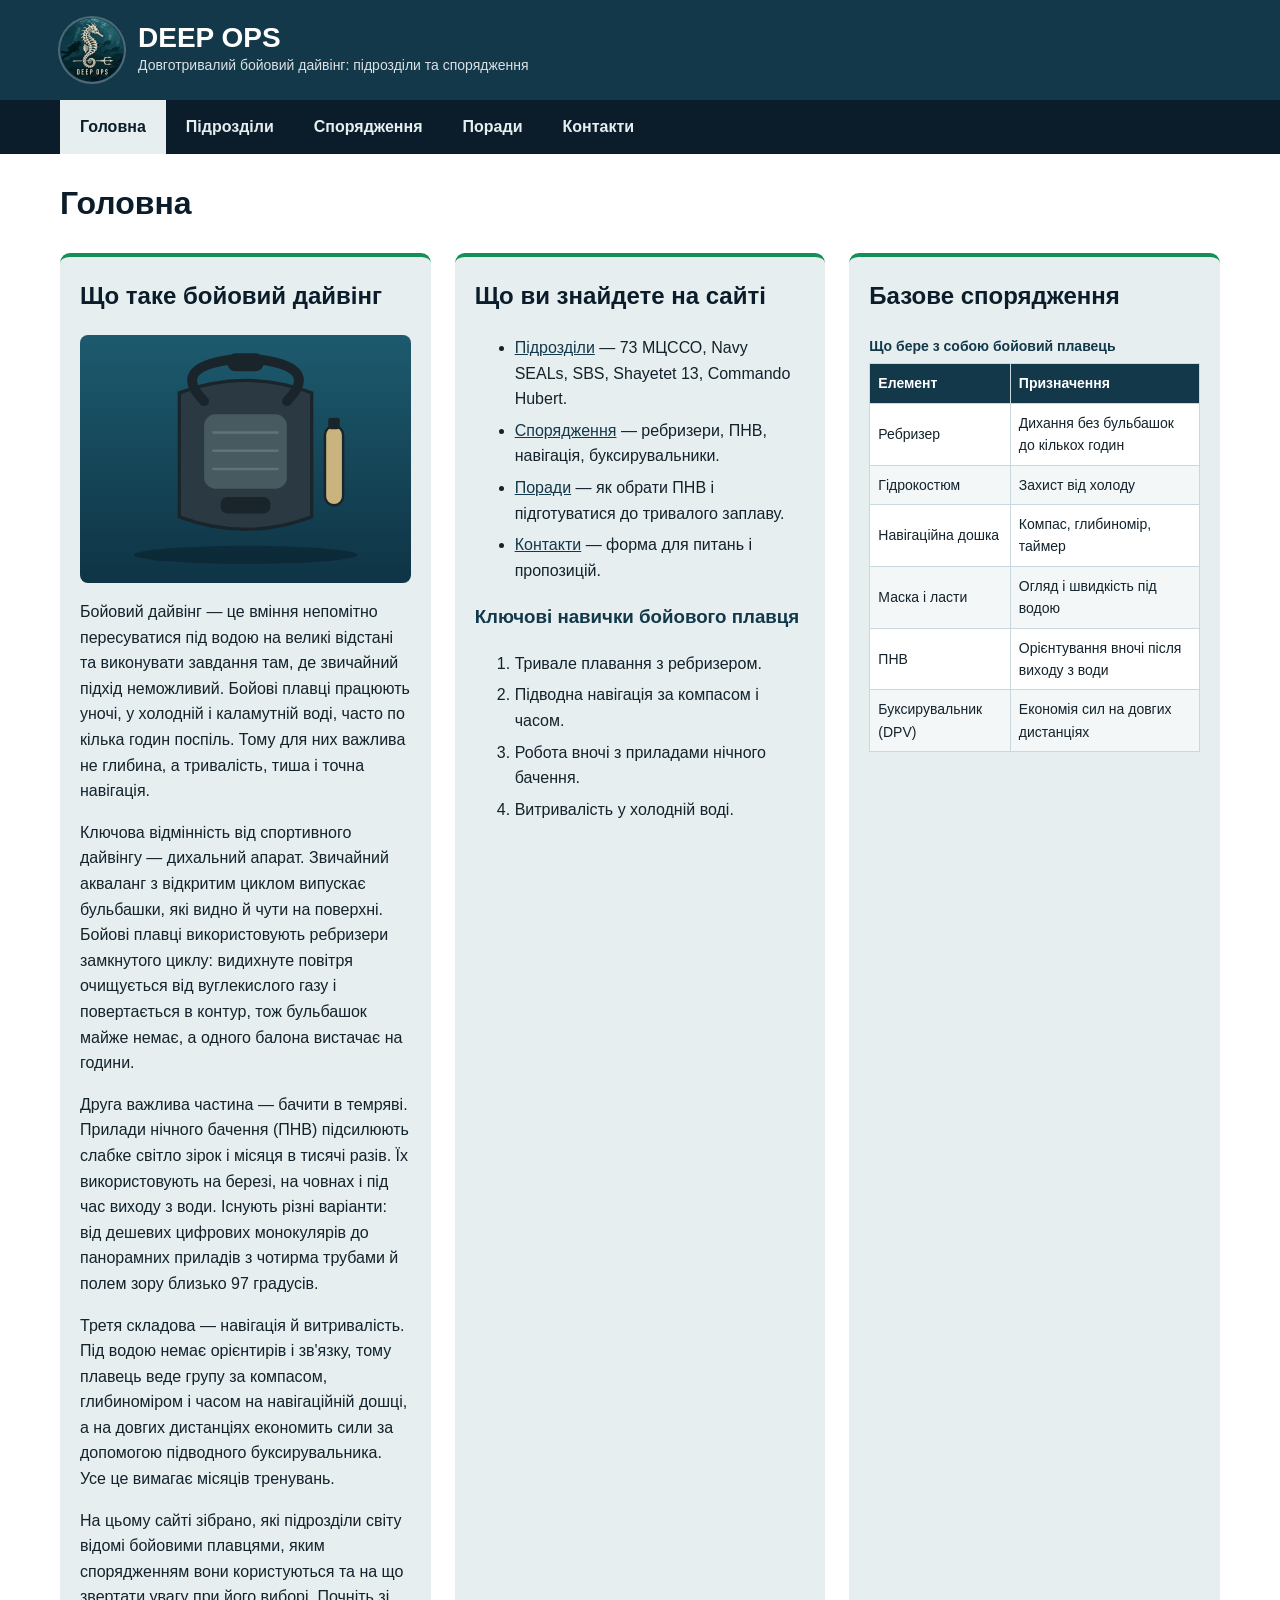
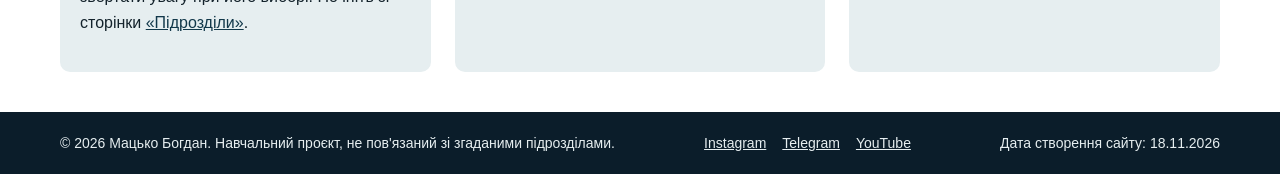
<file: index.html>
<!DOCTYPE html>
<html lang="uk">
<head>
  <meta charset="UTF-8">
  <meta name="viewport" content="width=device-width, initial-scale=1">
  <meta name="description" content="DEEP OPS — довготривалий бойовий дайвінг: підрозділи та спорядження">
  <meta name="author" content="Мацько Богдан Володимирович">
  <title>Головна | DEEP OPS</title>
  <!-- Підключення єдиного зовнішнього файлу стилів -->
  <link rel="stylesheet" href="css/styles.css">
  <link rel="icon" href="images/favicon.png" type="image/png">
</head>
<body>

  <!-- Початок шапки -->
  <header class="site-header">
    <div class="container header-inner">
      <a href="index.html" class="logo">
        <img src="images/emblem.png" alt="Емблема DEEP OPS: морський коник із тризубом" width="64" height="64" class="emblem">
        <span class="logo-text">
          <span class="site-name">DEEP OPS</span>
          <span class="slogan">Довготривалий бойовий дайвінг: підрозділи та спорядження</span>
        </span>
      </a>
    </div>
  </header>
  <!-- Кінець шапки -->

  <!-- Початок навігації -->
  <nav class="site-nav" aria-label="Головне меню">
    <div class="container">
      <ul>
        <li><a href="index.html" class="active" aria-current="page">Головна</a></li>
        <li><a href="units.html">Підрозділи</a></li>
        <li><a href="gallery.html">Спорядження</a></li>
        <li><a href="tips.html">Поради</a></li>
        <li><a href="contacts.html">Контакти</a></li>
      </ul>
    </div>
  </nav>
  <!-- Кінець навігації -->

  <!-- Початок основного контенту: три блоки -->
  <main class="container content">
    <h1 class="page-title">Головна</h1>

    <!-- Блок 1: вступна інформація -->
    <section class="block">
      <h2>Що таке бойовий дайвінг</h2>
      <img src="images/rebreather.svg" alt="Кисневий ребризер замкнутого циклу" width="400" height="300">
      <p>Бойовий дайвінг — це вміння непомітно пересуватися під водою на великі відстані та виконувати завдання там, де звичайний підхід неможливий. Бойові плавці працюють уночі, у холодній і каламутній воді, часто по кілька годин поспіль. Тому для них важлива не глибина, а тривалість, тиша і точна навігація.</p>
      <p>Ключова відмінність від спортивного дайвінгу — дихальний апарат. Звичайний акваланг з відкритим циклом випускає бульбашки, які видно й чути на поверхні. Бойові плавці використовують ребризери замкнутого циклу: видихнуте повітря очищується від вуглекислого газу і повертається в контур, тож бульбашок майже немає, а одного балона вистачає на години.</p>
      <p>Друга важлива частина — бачити в темряві. Прилади нічного бачення (ПНВ) підсилюють слабке світло зірок і місяця в тисячі разів. Їх використовують на березі, на човнах і під час виходу з води. Існують різні варіанти: від дешевих цифрових монокулярів до панорамних приладів з чотирма трубами й полем зору близько 97 градусів.</p>
      <p>Третя складова — навігація й витривалість. Під водою немає орієнтирів і зв'язку, тому плавець веде групу за компасом, глибиноміром і часом на навігаційній дошці, а на довгих дистанціях економить сили за допомогою підводного буксирувальника. Усе це вимагає місяців тренувань.</p>
      <p>На цьому сайті зібрано, які підрозділи світу відомі бойовими плавцями, яким спорядженням вони користуються та на що звертати увагу при його виборі. Почніть зі сторінки <a href="units.html">«Підрозділи»</a>.</p>
    </section>

    <!-- Блок 2: деталі та приклади -->
    <section class="block">
      <h2>Що ви знайдете на сайті</h2>
      <ul>
        <li><a href="units.html">Підрозділи</a> — 73 МЦССО, Navy SEALs, SBS, Shayetet 13, Commando Hubert.</li>
        <li><a href="gallery.html">Спорядження</a> — ребризери, ПНВ, навігація, буксирувальники.</li>
        <li><a href="tips.html">Поради</a> — як обрати ПНВ і підготуватися до тривалого заплаву.</li>
        <li><a href="contacts.html">Контакти</a> — форма для питань і пропозицій.</li>
      </ul>
      <h3>Ключові навички бойового плавця</h3>
      <ol>
        <li>Тривале плавання з ребризером.</li>
        <li>Підводна навігація за компасом і часом.</li>
        <li>Робота вночі з приладами нічного бачення.</li>
        <li>Витривалість у холодній воді.</li>
      </ol>
    </section>

    <!-- Блок 3: додаткова інформація (таблиця) -->
    <section class="block">
      <h2>Базове спорядження</h2>
      <table>
        <caption>Що бере з собою бойовий плавець</caption>
        <thead>
          <tr><th scope="col">Елемент</th><th scope="col">Призначення</th></tr>
        </thead>
        <tbody>
          <tr><td>Ребризер</td><td>Дихання без бульбашок до кількох годин</td></tr>
          <tr><td>Гідрокостюм</td><td>Захист від холоду</td></tr>
          <tr><td>Навігаційна дошка</td><td>Компас, глибиномір, таймер</td></tr>
          <tr><td>Маска і ласти</td><td>Огляд і швидкість під водою</td></tr>
          <tr><td>ПНВ</td><td>Орієнтування вночі після виходу з води</td></tr>
          <tr><td>Буксирувальник (DPV)</td><td>Економія сил на довгих дистанціях</td></tr>
        </tbody>
      </table>
    </section>

  </main>
  <!-- Кінець основного контенту -->

  <!-- Початок футера -->
  <footer class="site-footer">
    <div class="container footer-inner">
      <p>&copy; 2026 Мацько Богдан. Навчальний проєкт, не пов'язаний зі згаданими підрозділами.</p>
      <ul class="social">
        <li><a href="https://www.instagram.com/" target="_blank" rel="noopener">Instagram</a></li>
        <li><a href="https://t.me/" target="_blank" rel="noopener">Telegram</a></li>
        <li><a href="https://www.youtube.com/" target="_blank" rel="noopener">YouTube</a></li>
      </ul>
      <p>Дата створення сайту: <time datetime="2026-11-18">18.11.2026</time></p>
    </div>
  </footer>
  <!-- Кінець футера -->

</body>
</html>
</file>
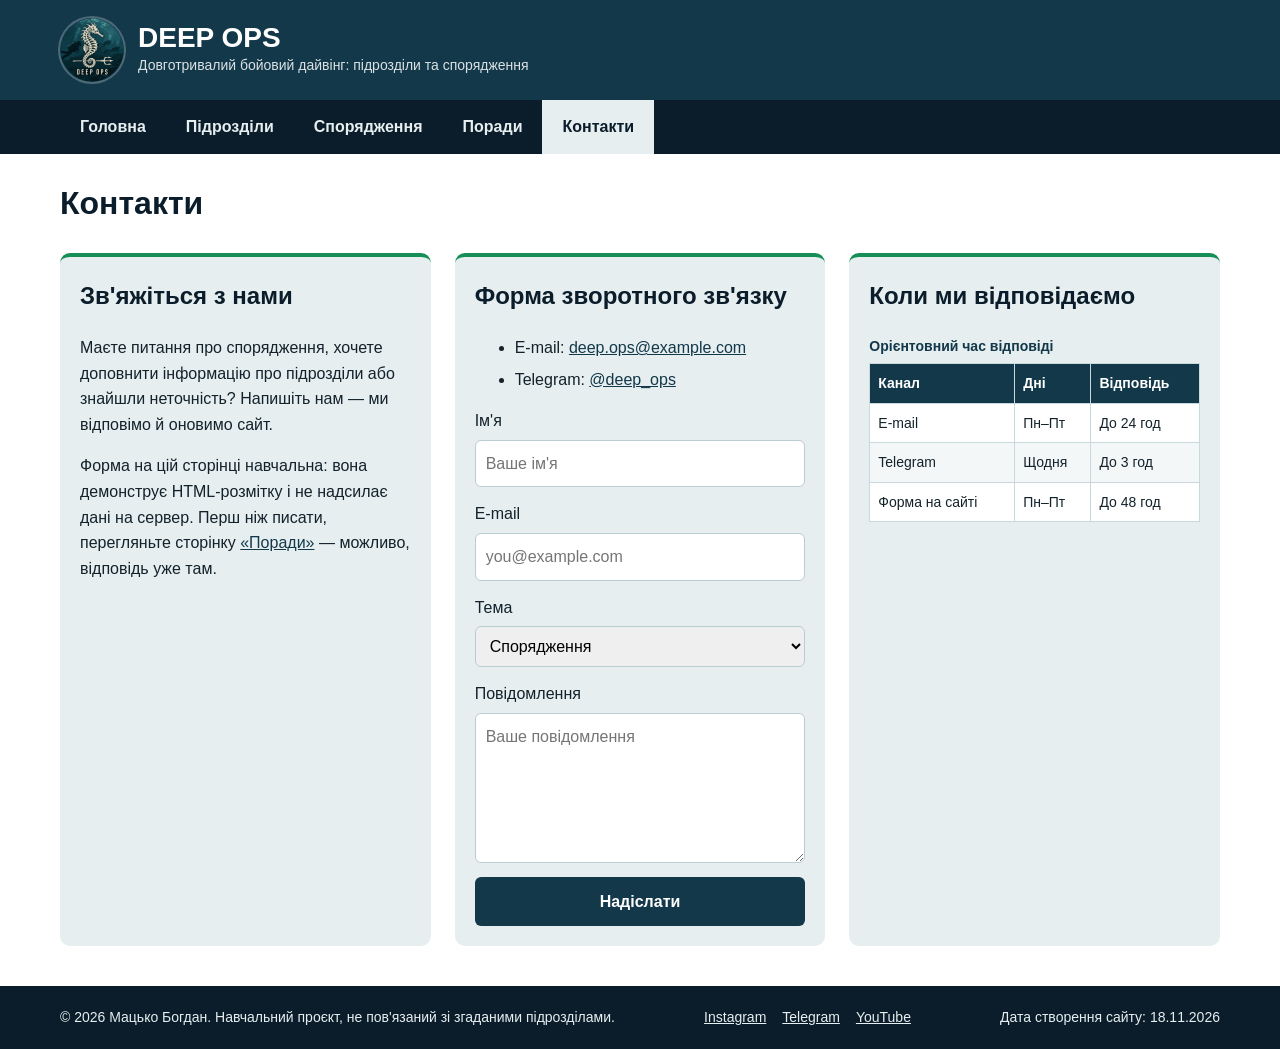
<file: contacts.html>
<!DOCTYPE html>
<html lang="uk">
<head>
  <meta charset="UTF-8">
  <meta name="viewport" content="width=device-width, initial-scale=1">
  <meta name="description" content="Контактна інформація та форма зворотного зв'язку">
  <meta name="author" content="Мацько Богдан Володимирович">
  <title>Контакти | DEEP OPS</title>
  <!-- Підключення єдиного зовнішнього файлу стилів -->
  <link rel="stylesheet" href="css/styles.css">
  <link rel="icon" href="images/favicon.png" type="image/png">
</head>
<body>

  <!-- Початок шапки -->
  <header class="site-header">
    <div class="container header-inner">
      <a href="index.html" class="logo">
        <img src="images/emblem.png" alt="Емблема DEEP OPS: морський коник із тризубом" width="64" height="64" class="emblem">
        <span class="logo-text">
          <span class="site-name">DEEP OPS</span>
          <span class="slogan">Довготривалий бойовий дайвінг: підрозділи та спорядження</span>
        </span>
      </a>
    </div>
  </header>
  <!-- Кінець шапки -->

  <!-- Початок навігації -->
  <nav class="site-nav" aria-label="Головне меню">
    <div class="container">
      <ul>
        <li><a href="index.html">Головна</a></li>
        <li><a href="units.html">Підрозділи</a></li>
        <li><a href="gallery.html">Спорядження</a></li>
        <li><a href="tips.html">Поради</a></li>
        <li><a href="contacts.html" class="active" aria-current="page">Контакти</a></li>
      </ul>
    </div>
  </nav>
  <!-- Кінець навігації -->

  <!-- Початок основного контенту: три блоки -->
  <main class="container content">
    <h1 class="page-title">Контакти</h1>

    <!-- Блок 1: вступна інформація -->
    <section class="block">
      <h2>Зв'яжіться з нами</h2>
      <p>Маєте питання про спорядження, хочете доповнити інформацію про підрозділи або знайшли неточність? Напишіть нам — ми відповімо й оновимо сайт.</p>
      <p>Форма на цій сторінці навчальна: вона демонструє HTML-розмітку і не надсилає дані на сервер. Перш ніж писати, перегляньте сторінку <a href="tips.html">«Поради»</a> — можливо, відповідь уже там.</p>
    </section>

    <!-- Блок 2: контакти та форма зворотного зв'язку -->
    <section class="block">
      <h2>Форма зворотного зв'язку</h2>
      <ul>
        <li>E-mail: <a href="mailto:deep.ops@example.com">deep.ops@example.com</a></li>
        <li>Telegram: <a href="https://t.me/" target="_blank" rel="noopener">@deep_ops</a></li>
      </ul>
      <!-- Проста форма без серверної обробки -->
      <form class="contact-form" action="#" method="get">
        <label for="name">Ім'я</label>
        <input type="text" id="name" name="name" placeholder="Ваше ім'я" required>

        <label for="email">E-mail</label>
        <input type="email" id="email" name="email" placeholder="you@example.com" required>

        <label for="topic">Тема</label>
        <select id="topic" name="topic">
          <option value="gear">Спорядження</option>
          <option value="units">Підрозділи</option>
          <option value="other">Інше</option>
        </select>

        <label for="message">Повідомлення</label>
        <textarea id="message" name="message" rows="5" placeholder="Ваше повідомлення"></textarea>

        <button type="submit">Надіслати</button>
      </form>
    </section>

    <!-- Блок 3: таблиця -->
    <section class="block">
      <h2>Коли ми відповідаємо</h2>
      <table>
        <caption>Орієнтовний час відповіді</caption>
        <thead>
          <tr><th scope="col">Канал</th><th scope="col">Дні</th><th scope="col">Відповідь</th></tr>
        </thead>
        <tbody>
          <tr><td>E-mail</td><td>Пн–Пт</td><td>До 24 год</td></tr>
          <tr><td>Telegram</td><td>Щодня</td><td>До 3 год</td></tr>
          <tr><td>Форма на сайті</td><td>Пн–Пт</td><td>До 48 год</td></tr>
        </tbody>
      </table>
    </section>

  </main>
  <!-- Кінець основного контенту -->

  <!-- Початок футера -->
  <footer class="site-footer">
    <div class="container footer-inner">
      <p>&copy; 2026 Мацько Богдан. Навчальний проєкт, не пов'язаний зі згаданими підрозділами.</p>
      <ul class="social">
        <li><a href="https://www.instagram.com/" target="_blank" rel="noopener">Instagram</a></li>
        <li><a href="https://t.me/" target="_blank" rel="noopener">Telegram</a></li>
        <li><a href="https://www.youtube.com/" target="_blank" rel="noopener">YouTube</a></li>
      </ul>
      <p>Дата створення сайту: <time datetime="2026-11-18">18.11.2026</time></p>
    </div>
  </footer>
  <!-- Кінець футера -->

</body>
</html>
</file>
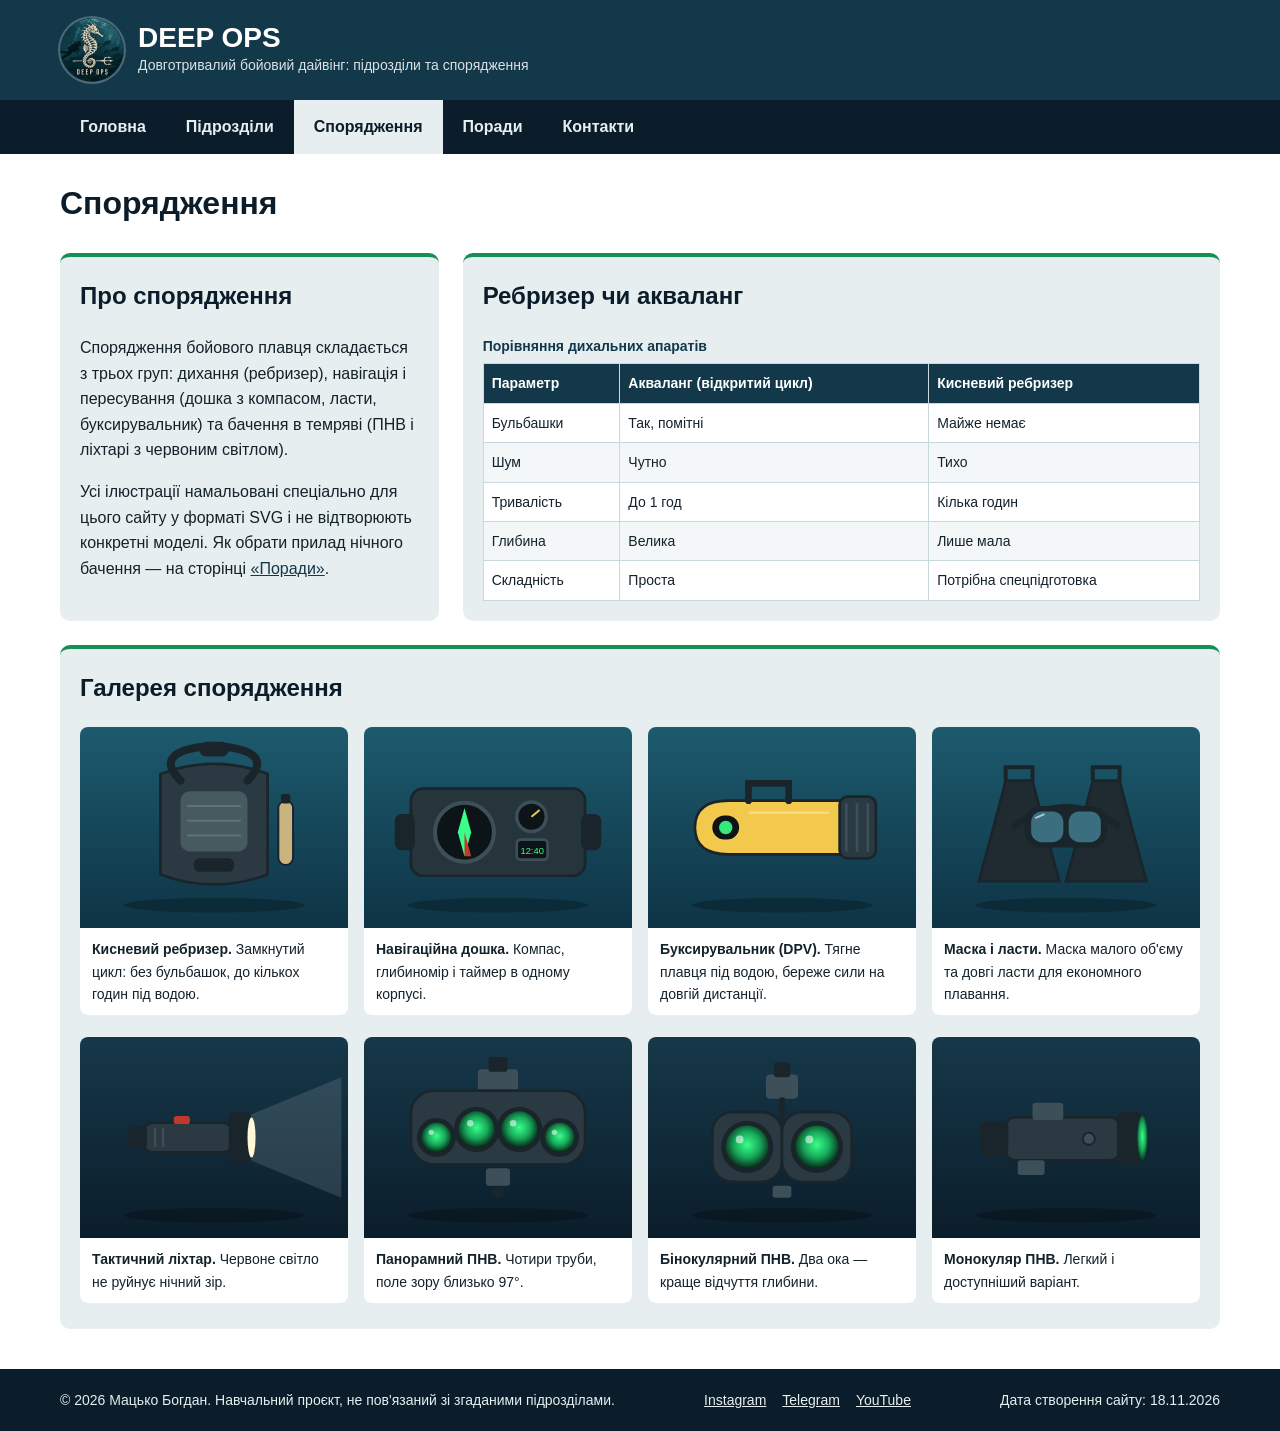
<file: gallery.html>
<!DOCTYPE html>
<html lang="uk">
<head>
  <meta charset="UTF-8">
  <meta name="viewport" content="width=device-width, initial-scale=1">
  <meta name="description" content="Галерея спорядження бойового плавця">
  <meta name="author" content="Мацько Богдан Володимирович">
  <title>Спорядження | DEEP OPS</title>
  <!-- Підключення єдиного зовнішнього файлу стилів -->
  <link rel="stylesheet" href="css/styles.css">
  <link rel="icon" href="images/favicon.png" type="image/png">
</head>
<body>

  <!-- Початок шапки -->
  <header class="site-header">
    <div class="container header-inner">
      <a href="index.html" class="logo">
        <img src="images/emblem.png" alt="Емблема DEEP OPS: морський коник із тризубом" width="64" height="64" class="emblem">
        <span class="logo-text">
          <span class="site-name">DEEP OPS</span>
          <span class="slogan">Довготривалий бойовий дайвінг: підрозділи та спорядження</span>
        </span>
      </a>
    </div>
  </header>
  <!-- Кінець шапки -->

  <!-- Початок навігації -->
  <nav class="site-nav" aria-label="Головне меню">
    <div class="container">
      <ul>
        <li><a href="index.html">Головна</a></li>
        <li><a href="units.html">Підрозділи</a></li>
        <li><a href="gallery.html" class="active" aria-current="page">Спорядження</a></li>
        <li><a href="tips.html">Поради</a></li>
        <li><a href="contacts.html">Контакти</a></li>
      </ul>
    </div>
  </nav>
  <!-- Кінець навігації -->

  <!-- Початок основного контенту: три блоки -->
  <main class="container content content-gallery">
    <h1 class="page-title">Спорядження</h1>

    <!-- Блок 1: вступна інформація -->
    <section class="block">
      <h2>Про спорядження</h2>
      <p>Спорядження бойового плавця складається з трьох груп: дихання (ребризер), навігація і пересування (дошка з компасом, ласти, буксирувальник) та бачення в темряві (ПНВ і ліхтарі з червоним світлом).</p>
      <p>Усі ілюстрації намальовані спеціально для цього сайту у форматі SVG і не відтворюють конкретні моделі. Як обрати прилад нічного бачення — на сторінці <a href="tips.html">«Поради»</a>.</p>
    </section>

    <!-- Блок 2: галерея (список зображень) -->
    <section class="block block-wide">
      <h2>Галерея спорядження</h2>
      <ul class="gallery">
        <li>
          <figure>
            <img src="images/rebreather.svg" alt="Кисневий ребризер" width="400" height="300" loading="lazy">
            <figcaption><strong>Кисневий ребризер.</strong> Замкнутий цикл: без бульбашок, до кількох годин під водою.</figcaption>
          </figure>
        </li>
        <li>
          <figure>
            <img src="images/nav_board.svg" alt="Навігаційна дошка" width="400" height="300" loading="lazy">
            <figcaption><strong>Навігаційна дошка.</strong> Компас, глибиномір і таймер в одному корпусі.</figcaption>
          </figure>
        </li>
        <li>
          <figure>
            <img src="images/dpv.svg" alt="Буксирувальник (DPV)" width="400" height="300" loading="lazy">
            <figcaption><strong>Буксирувальник (DPV).</strong> Тягне плавця під водою, береже сили на довгій дистанції.</figcaption>
          </figure>
        </li>
        <li>
          <figure>
            <img src="images/mask_fins.svg" alt="Маска і ласти" width="400" height="300" loading="lazy">
            <figcaption><strong>Маска і ласти.</strong> Маска малого об'єму та довгі ласти для економного плавання.</figcaption>
          </figure>
        </li>
        <li>
          <figure>
            <img src="images/dive_light.svg" alt="Тактичний ліхтар" width="400" height="300" loading="lazy">
            <figcaption><strong>Тактичний ліхтар.</strong> Червоне світло не руйнує нічний зір.</figcaption>
          </figure>
        </li>
        <li>
          <figure>
            <img src="images/nvg_panoramic.svg" alt="Панорамний ПНВ" width="400" height="300" loading="lazy">
            <figcaption><strong>Панорамний ПНВ.</strong> Чотири труби, поле зору близько 97°.</figcaption>
          </figure>
        </li>
        <li>
          <figure>
            <img src="images/nvg_binocular.svg" alt="Бінокулярний ПНВ" width="400" height="300" loading="lazy">
            <figcaption><strong>Бінокулярний ПНВ.</strong> Два ока — краще відчуття глибини.</figcaption>
          </figure>
        </li>
        <li>
          <figure>
            <img src="images/nvg_monocular.svg" alt="Монокуляр ПНВ" width="400" height="300" loading="lazy">
            <figcaption><strong>Монокуляр ПНВ.</strong> Легкий і доступніший варіант.</figcaption>
          </figure>
        </li>
      </ul>
    </section>

    <!-- Блок 3: таблиця-порівняння -->
    <section class="block block-compare">
      <h2>Ребризер чи акваланг</h2>
      <table>
        <caption>Порівняння дихальних апаратів</caption>
        <thead>
          <tr><th scope="col">Параметр</th><th scope="col">Акваланг (відкритий цикл)</th><th scope="col">Кисневий ребризер</th></tr>
        </thead>
        <tbody>
          <tr><td>Бульбашки</td><td>Так, помітні</td><td>Майже немає</td></tr>
          <tr><td>Шум</td><td>Чутно</td><td>Тихо</td></tr>
          <tr><td>Тривалість</td><td>До 1 год</td><td>Кілька годин</td></tr>
          <tr><td>Глибина</td><td>Велика</td><td>Лише мала</td></tr>
          <tr><td>Складність</td><td>Проста</td><td>Потрібна спецпідготовка</td></tr>
        </tbody>
      </table>
    </section>

  </main>
  <!-- Кінець основного контенту -->

  <!-- Початок футера -->
  <footer class="site-footer">
    <div class="container footer-inner">
      <p>&copy; 2026 Мацько Богдан. Навчальний проєкт, не пов'язаний зі згаданими підрозділами.</p>
      <ul class="social">
        <li><a href="https://www.instagram.com/" target="_blank" rel="noopener">Instagram</a></li>
        <li><a href="https://t.me/" target="_blank" rel="noopener">Telegram</a></li>
        <li><a href="https://www.youtube.com/" target="_blank" rel="noopener">YouTube</a></li>
      </ul>
      <p>Дата створення сайту: <time datetime="2026-11-18">18.11.2026</time></p>
    </div>
  </footer>
  <!-- Кінець футера -->

</body>
</html>
</file>
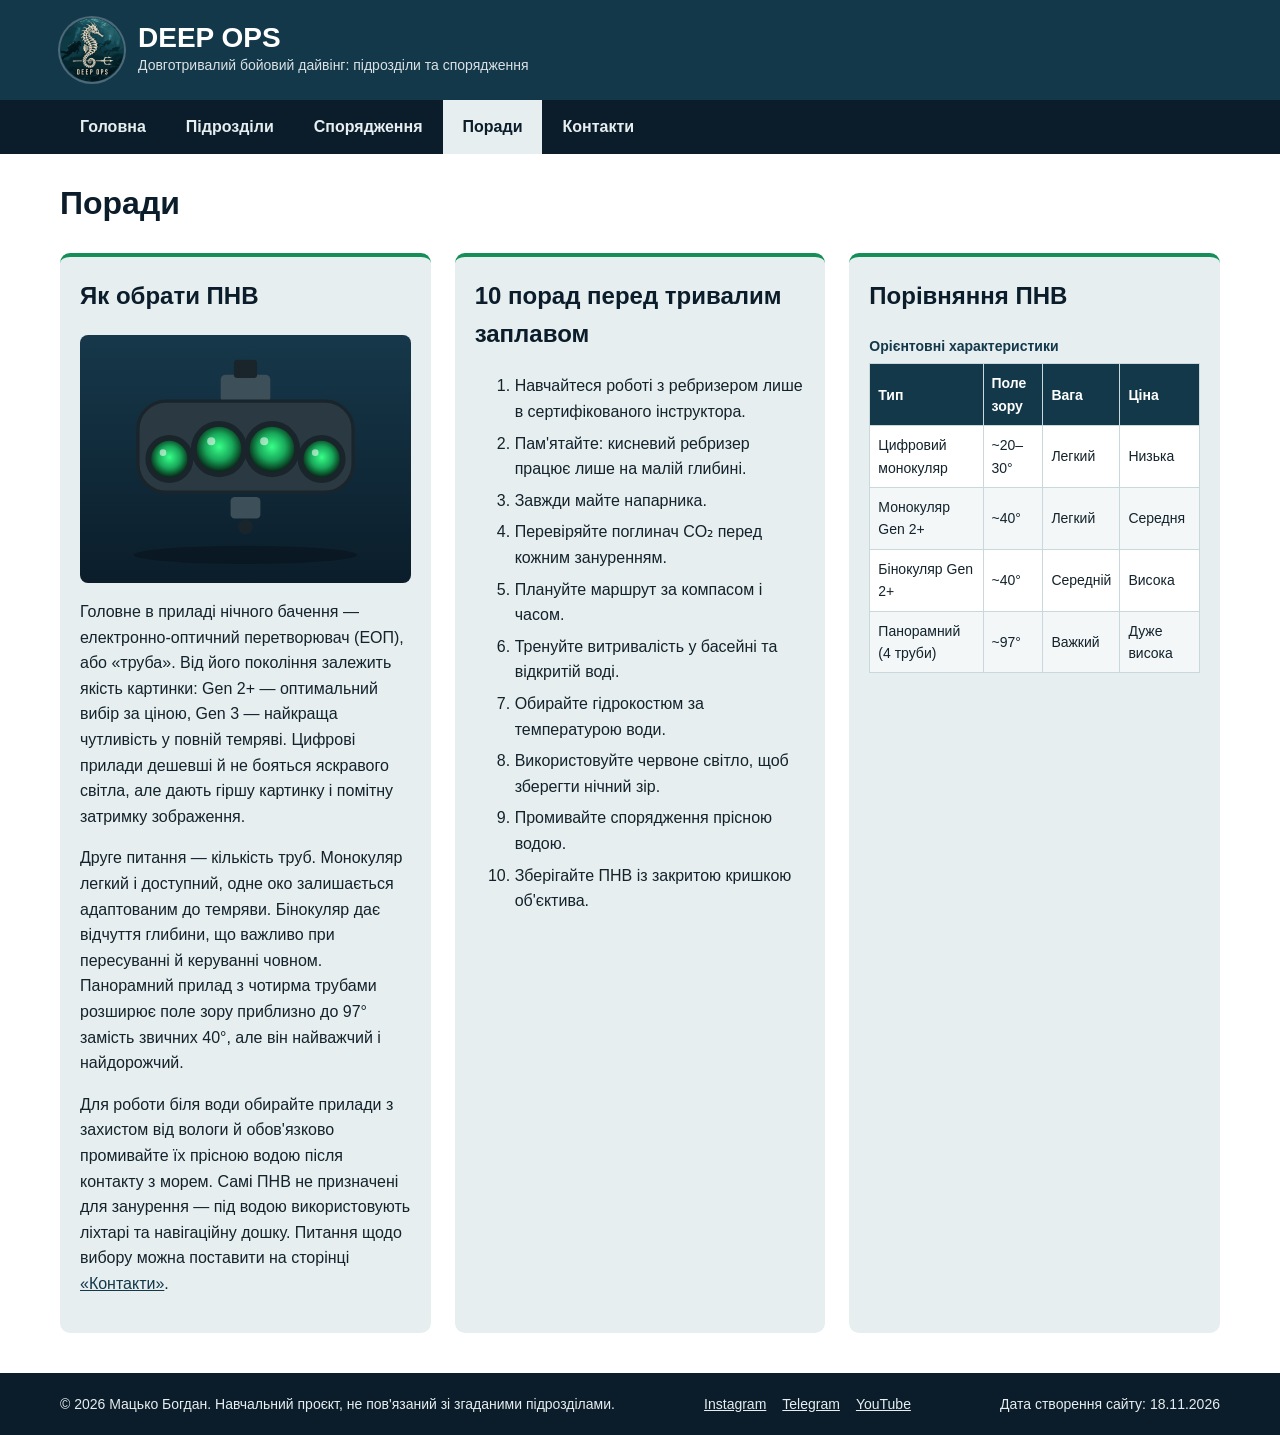
<file: tips.html>
<!DOCTYPE html>
<html lang="uk">
<head>
  <meta charset="UTF-8">
  <meta name="viewport" content="width=device-width, initial-scale=1">
  <meta name="description" content="Як обрати прилад нічного бачення і підготуватися до тривалого заплаву">
  <meta name="author" content="Мацько Богдан Володимирович">
  <title>Поради | DEEP OPS</title>
  <!-- Підключення єдиного зовнішнього файлу стилів -->
  <link rel="stylesheet" href="css/styles.css">
  <link rel="icon" href="images/favicon.png" type="image/png">
</head>
<body>

  <!-- Початок шапки -->
  <header class="site-header">
    <div class="container header-inner">
      <a href="index.html" class="logo">
        <img src="images/emblem.png" alt="Емблема DEEP OPS: морський коник із тризубом" width="64" height="64" class="emblem">
        <span class="logo-text">
          <span class="site-name">DEEP OPS</span>
          <span class="slogan">Довготривалий бойовий дайвінг: підрозділи та спорядження</span>
        </span>
      </a>
    </div>
  </header>
  <!-- Кінець шапки -->

  <!-- Початок навігації -->
  <nav class="site-nav" aria-label="Головне меню">
    <div class="container">
      <ul>
        <li><a href="index.html">Головна</a></li>
        <li><a href="units.html">Підрозділи</a></li>
        <li><a href="gallery.html">Спорядження</a></li>
        <li><a href="tips.html" class="active" aria-current="page">Поради</a></li>
        <li><a href="contacts.html">Контакти</a></li>
      </ul>
    </div>
  </nav>
  <!-- Кінець навігації -->

  <!-- Початок основного контенту: три блоки -->
  <main class="container content">
    <h1 class="page-title">Поради</h1>

    <!-- Блок 1: вступна інформація -->
    <section class="block">
      <h2>Як обрати ПНВ</h2>
      <img src="images/nvg_panoramic.svg" alt="Панорамний ПНВ з чотирма трубами" width="400" height="300">
      <p>Головне в приладі нічного бачення — електронно-оптичний перетворювач (ЕОП), або «труба». Від його покоління залежить якість картинки: Gen 2+ — оптимальний вибір за ціною, Gen 3 — найкраща чутливість у повній темряві. Цифрові прилади дешевші й не бояться яскравого світла, але дають гіршу картинку і помітну затримку зображення.</p>
      <p>Друге питання — кількість труб. Монокуляр легкий і доступний, одне око залишається адаптованим до темряви. Бінокуляр дає відчуття глибини, що важливо при пересуванні й керуванні човном. Панорамний прилад з чотирма трубами розширює поле зору приблизно до 97° замість звичних 40°, але він найважчий і найдорожчий.</p>
      <p>Для роботи біля води обирайте прилади з захистом від вологи й обов'язково промивайте їх прісною водою після контакту з морем. Самі ПНВ не призначені для занурення — під водою використовують ліхтарі та навігаційну дошку. Питання щодо вибору можна поставити на сторінці <a href="contacts.html">«Контакти»</a>.</p>
    </section>

    <!-- Блок 2: список порад -->
    <section class="block">
      <h2>10 порад перед тривалим заплавом</h2>
      <ol>
        <li>Навчайтеся роботі з ребризером лише в сертифікованого інструктора.</li>
        <li>Пам'ятайте: кисневий ребризер працює лише на малій глибині.</li>
        <li>Завжди майте напарника.</li>
        <li>Перевіряйте поглинач CO₂ перед кожним зануренням.</li>
        <li>Плануйте маршрут за компасом і часом.</li>
        <li>Тренуйте витривалість у басейні та відкритій воді.</li>
        <li>Обирайте гідрокостюм за температурою води.</li>
        <li>Використовуйте червоне світло, щоб зберегти нічний зір.</li>
        <li>Промивайте спорядження прісною водою.</li>
        <li>Зберігайте ПНВ із закритою кришкою об'єктива.</li>
      </ol>
    </section>

    <!-- Блок 3: таблиця -->
    <section class="block">
      <h2>Порівняння ПНВ</h2>
      <table>
        <caption>Орієнтовні характеристики</caption>
        <thead>
          <tr><th scope="col">Тип</th><th scope="col">Поле зору</th><th scope="col">Вага</th><th scope="col">Ціна</th></tr>
        </thead>
        <tbody>
          <tr><td>Цифровий монокуляр</td><td>~20–30°</td><td>Легкий</td><td>Низька</td></tr>
          <tr><td>Монокуляр Gen 2+</td><td>~40°</td><td>Легкий</td><td>Середня</td></tr>
          <tr><td>Бінокуляр Gen 2+</td><td>~40°</td><td>Середній</td><td>Висока</td></tr>
          <tr><td>Панорамний (4 труби)</td><td>~97°</td><td>Важкий</td><td>Дуже висока</td></tr>
        </tbody>
      </table>
    </section>

  </main>
  <!-- Кінець основного контенту -->

  <!-- Початок футера -->
  <footer class="site-footer">
    <div class="container footer-inner">
      <p>&copy; 2026 Мацько Богдан. Навчальний проєкт, не пов'язаний зі згаданими підрозділами.</p>
      <ul class="social">
        <li><a href="https://www.instagram.com/" target="_blank" rel="noopener">Instagram</a></li>
        <li><a href="https://t.me/" target="_blank" rel="noopener">Telegram</a></li>
        <li><a href="https://www.youtube.com/" target="_blank" rel="noopener">YouTube</a></li>
      </ul>
      <p>Дата створення сайту: <time datetime="2026-11-18">18.11.2026</time></p>
    </div>
  </footer>
  <!-- Кінець футера -->

</body>
</html>
</file>
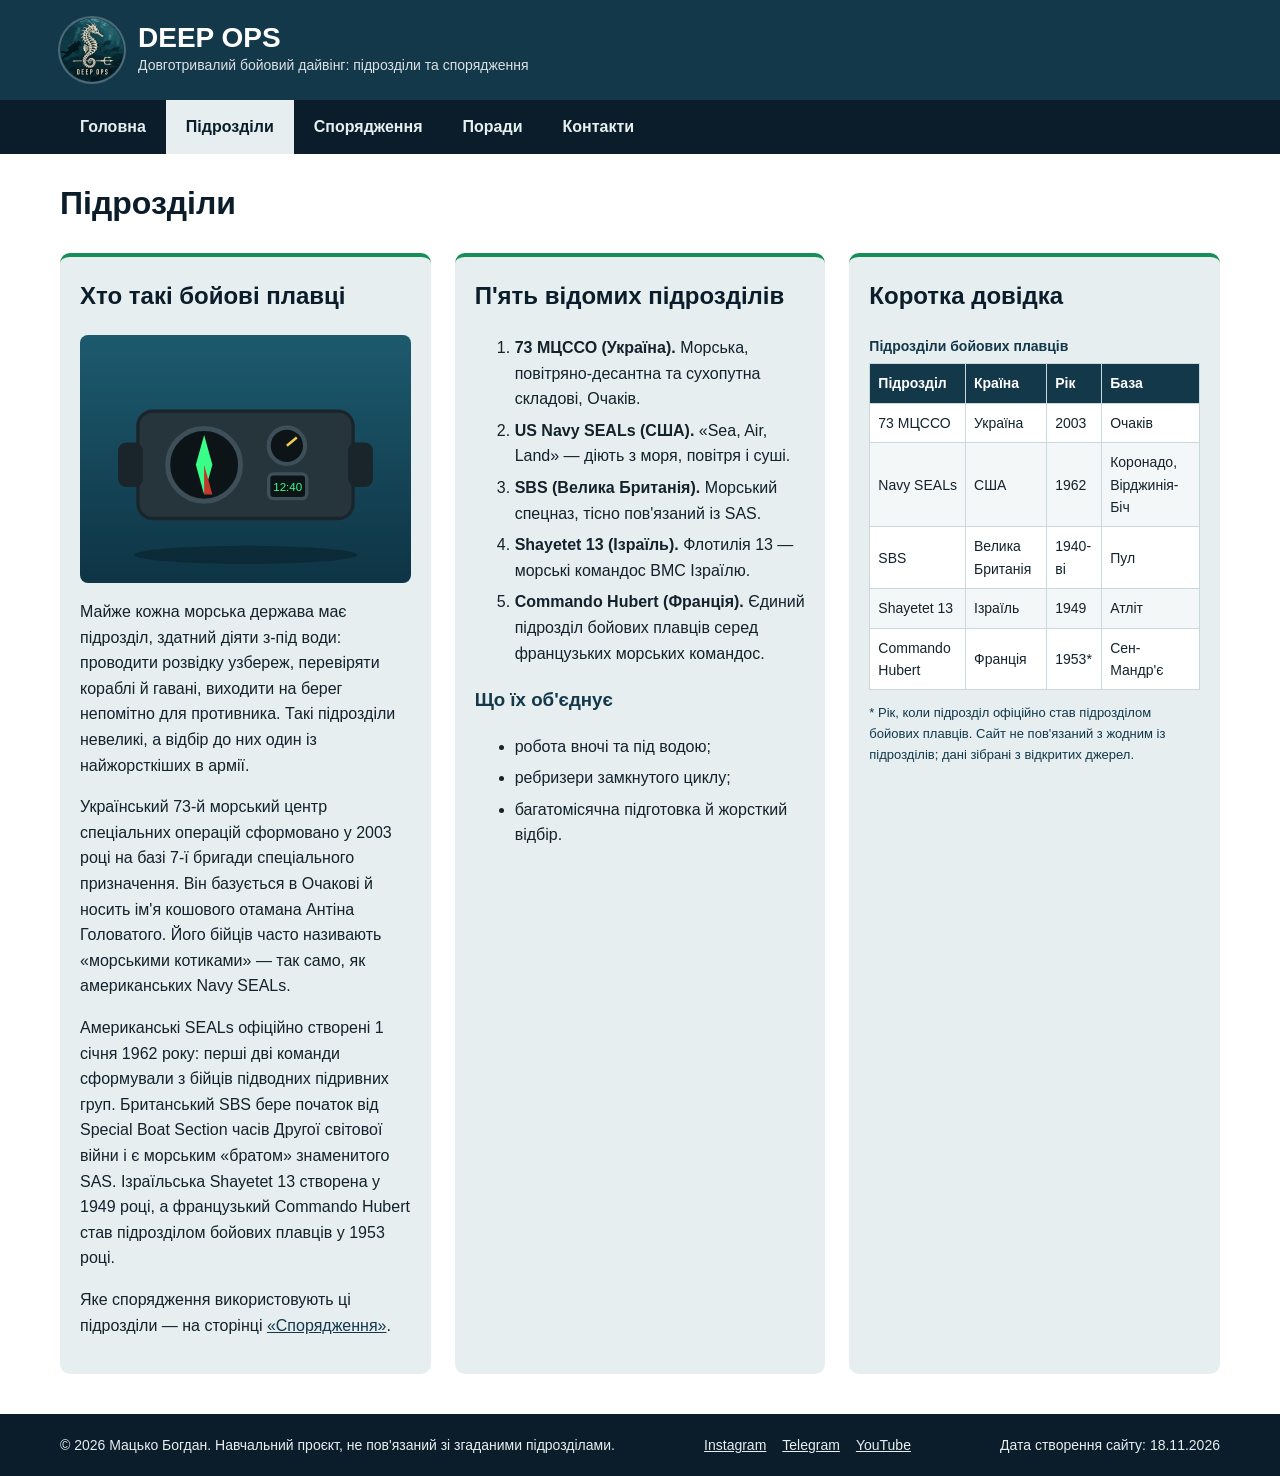
<file: units.html>
<!DOCTYPE html>
<html lang="uk">
<head>
  <meta charset="UTF-8">
  <meta name="viewport" content="width=device-width, initial-scale=1">
  <meta name="description" content="Підрозділи бойових плавців світу: 73 МЦССО, Navy SEALs, SBS, Shayetet 13, Commando Hubert">
  <meta name="author" content="Мацько Богдан Володимирович">
  <title>Підрозділи | DEEP OPS</title>
  <!-- Підключення єдиного зовнішнього файлу стилів -->
  <link rel="stylesheet" href="css/styles.css">
  <link rel="icon" href="images/favicon.png" type="image/png">
</head>
<body>

  <!-- Початок шапки -->
  <header class="site-header">
    <div class="container header-inner">
      <a href="index.html" class="logo">
        <img src="images/emblem.png" alt="Емблема DEEP OPS: морський коник із тризубом" width="64" height="64" class="emblem">
        <span class="logo-text">
          <span class="site-name">DEEP OPS</span>
          <span class="slogan">Довготривалий бойовий дайвінг: підрозділи та спорядження</span>
        </span>
      </a>
    </div>
  </header>
  <!-- Кінець шапки -->

  <!-- Початок навігації -->
  <nav class="site-nav" aria-label="Головне меню">
    <div class="container">
      <ul>
        <li><a href="index.html">Головна</a></li>
        <li><a href="units.html" class="active" aria-current="page">Підрозділи</a></li>
        <li><a href="gallery.html">Спорядження</a></li>
        <li><a href="tips.html">Поради</a></li>
        <li><a href="contacts.html">Контакти</a></li>
      </ul>
    </div>
  </nav>
  <!-- Кінець навігації -->

  <!-- Початок основного контенту: три блоки -->
  <main class="container content">
    <h1 class="page-title">Підрозділи</h1>

    <!-- Блок 1: вступна інформація -->
    <section class="block">
      <h2>Хто такі бойові плавці</h2>
      <img src="images/nav_board.svg" alt="Навігаційна дошка бойового плавця" width="400" height="300">
      <p>Майже кожна морська держава має підрозділ, здатний діяти з-під води: проводити розвідку узбереж, перевіряти кораблі й гавані, виходити на берег непомітно для противника. Такі підрозділи невеликі, а відбір до них один із найжорсткіших в армії.</p>
      <p>Український 73-й морський центр спеціальних операцій сформовано у 2003 році на базі 7-ї бригади спеціального призначення. Він базується в Очакові й носить ім'я кошового отамана Антіна Головатого. Його бійців часто називають «морськими котиками» — так само, як американських Navy SEALs.</p>
      <p>Американські SEALs офіційно створені 1 січня 1962 року: перші дві команди сформували з бійців підводних підривних груп. Британський SBS бере початок від Special Boat Section часів Другої світової війни і є морським «братом» знаменитого SAS. Ізраїльська Shayetet 13 створена у 1949 році, а французький Commando Hubert став підрозділом бойових плавців у 1953 році.</p>
      <p>Яке спорядження використовують ці підрозділи — на сторінці <a href="gallery.html">«Спорядження»</a>.</p>
    </section>

    <!-- Блок 2: перелік підрозділів -->
    <section class="block">
      <h2>П'ять відомих підрозділів</h2>
      <ol>
        <li><strong>73 МЦССО (Україна).</strong> Морська, повітряно-десантна та сухопутна складові, Очаків.</li>
        <li><strong>US Navy SEALs (США).</strong> «Sea, Air, Land» — діють з моря, повітря і суші.</li>
        <li><strong>SBS (Велика Британія).</strong> Морський спецназ, тісно пов'язаний із SAS.</li>
        <li><strong>Shayetet 13 (Ізраїль).</strong> Флотилія 13 — морські командос ВМС Ізраїлю.</li>
        <li><strong>Commando Hubert (Франція).</strong> Єдиний підрозділ бойових плавців серед французьких морських командос.</li>
      </ol>
      <h3>Що їх об'єднує</h3>
      <ul>
        <li>робота вночі та під водою;</li>
        <li>ребризери замкнутого циклу;</li>
        <li>багатомісячна підготовка й жорсткий відбір.</li>
      </ul>
    </section>

    <!-- Блок 3: таблиця -->
    <section class="block">
      <h2>Коротка довідка</h2>
      <table>
        <caption>Підрозділи бойових плавців</caption>
        <thead>
          <tr><th scope="col">Підрозділ</th><th scope="col">Країна</th><th scope="col">Рік</th><th scope="col">База</th></tr>
        </thead>
        <tbody>
          <tr><td>73 МЦССО</td><td>Україна</td><td>2003</td><td>Очаків</td></tr>
          <tr><td>Navy SEALs</td><td>США</td><td>1962</td><td>Коронадо, Вірджинія-Біч</td></tr>
          <tr><td>SBS</td><td>Велика Британія</td><td>1940-ві</td><td>Пул</td></tr>
          <tr><td>Shayetet 13</td><td>Ізраїль</td><td>1949</td><td>Атліт</td></tr>
          <tr><td>Commando Hubert</td><td>Франція</td><td>1953*</td><td>Сен-Мандр'є</td></tr>
        </tbody>
      </table>
      <p class="note">* Рік, коли підрозділ офіційно став підрозділом бойових плавців. Сайт не пов'язаний з жодним із підрозділів; дані зібрані з відкритих джерел.</p>
    </section>

  </main>
  <!-- Кінець основного контенту -->

  <!-- Початок футера -->
  <footer class="site-footer">
    <div class="container footer-inner">
      <p>&copy; 2026 Мацько Богдан. Навчальний проєкт, не пов'язаний зі згаданими підрозділами.</p>
      <ul class="social">
        <li><a href="https://www.instagram.com/" target="_blank" rel="noopener">Instagram</a></li>
        <li><a href="https://t.me/" target="_blank" rel="noopener">Telegram</a></li>
        <li><a href="https://www.youtube.com/" target="_blank" rel="noopener">YouTube</a></li>
      </ul>
      <p>Дата створення сайту: <time datetime="2026-11-18">18.11.2026</time></p>
    </div>
  </footer>
  <!-- Кінець футера -->

</body>
</html>
</file>
<file: css/styles.css>
/* =========================================================
   DEEP OPS — єдиний файл стилів для всіх 5 сторінок
   Лабораторна робота №1 (чистий HTML/CSS, без фреймворків)
   ========================================================= */

/* ---------- Палітра кольорів (5 кольорів) ---------- */
:root {
  --dark: #0b1d2a;     /* темно-синій «нічне море»: навігація, футер */
  --sea: #12384a;      /* глибина: шапка, посилання */
  --accent: #158f57;   /* зелений «нічного бачення»: акценти, hover */
  --light: #e6eef0;    /* світлий сіро-блакитний: фон блоків */
  --white: #ffffff;    /* білий: фон сторінки */
  --text: #13222b;     /* основний текст */
}

/* ---------- Базові стилі ---------- */
* {
  box-sizing: border-box;
}

body {
  margin: 0;
  font-family: Arial, Helvetica, sans-serif; /* основний шрифт — sans-serif */
  font-size: 16px;
  line-height: 1.6;
  color: var(--text);
  background-color: var(--white);
}

img {
  max-width: 100%;
  height: auto;
  display: block;
}

a {
  color: var(--sea);
  transition: color 0.2s;
}

/* Hover-ефект для всіх посилань */
a:hover,
a:focus {
  color: var(--accent);
}

/* Обмеження ширини контенту та центрування */
.container {
  max-width: 1200px;
  margin: 0 auto;
  padding: 0 20px;
}

/* ---------- Шапка (Header) ---------- */
.site-header {
  height: 100px;               /* фіксована висота шапки */
  background-color: var(--sea);
  color: var(--white);
}

.header-inner {
  height: 100%;
  display: flex;
  align-items: center;
}

.logo {
  display: flex;
  align-items: center;
  gap: 14px;
  color: var(--white);
  text-decoration: none;
}

.logo:hover {
  color: var(--light);
}

.logo-text {
  display: flex;
  flex-direction: column;
}

.site-name {
  font-size: 28px;
  font-weight: bold;
  line-height: 1.1;
}

.slogan {
  font-size: 14px;
  opacity: 0.85;
}

/* ---------- Навігація (Navigation) ---------- */
.site-nav {
  background-color: var(--dark);
}

.site-nav ul {
  list-style: none;
  margin: 0;
  padding: 0;
  display: flex;            /* горизонтальне меню */
  flex-wrap: wrap;
}

.site-nav a {
  display: block;
  padding: 14px 20px;
  color: var(--light);
  text-decoration: none;
  font-weight: bold;
}

/* Hover-ефект пунктів меню */
.site-nav a:hover,
.site-nav a:focus {
  background-color: var(--accent);
  color: var(--white);
}

/* Поточна сторінка */
.site-nav a.active {
  background-color: var(--light);
  color: var(--dark);
}

/* ---------- Основний контент: три блоки-колонки (CSS Grid) ---------- */
.content {
  display: grid;
  grid-template-columns: repeat(3, 1fr);
  gap: 24px;
  padding-top: 24px;
  padding-bottom: 40px;
}

.page-title {
  grid-column: 1 / -1;     /* заголовок сторінки на всю ширину */
  margin: 0;
  color: var(--dark);
}

.block {
  background-color: var(--light);
  border-radius: 10px;
  padding: 20px;
  border-top: 4px solid var(--accent);
}

.block h2 {
  margin-top: 0;
  color: var(--dark);
}

.block h3 {
  color: var(--sea);
}

.block img {
  border-radius: 8px;
  margin-bottom: 12px;
}

.block li {
  margin-bottom: 6px;
}

.note {
  font-size: 13px;
  color: var(--sea);
}

/* Сторінка «Галерея»: вступ + таблиця зверху, галерея на всю ширину знизу */
.content-gallery {
  grid-template-columns: 1fr 2fr;
}

.content-gallery .block-wide {
  grid-column: 1 / -1;
  order: 3;
}

.gallery {
  list-style: none;
  padding: 0;
  margin: 0;
  display: grid;
  grid-template-columns: repeat(4, 1fr);
  gap: 16px;
}

.gallery figure {
  height: 100%;
  margin: 0;
  background-color: var(--white);
  border-radius: 8px;
  overflow: hidden;
}

.gallery img {
  margin: 0;
  border-radius: 0;
}

.gallery figcaption {
  padding: 10px 12px;
  font-size: 14px;
}

/* ---------- Таблиці ---------- */
table {
  width: 100%;
  border-collapse: collapse;
  background-color: var(--white);
  font-size: 14px;
}

caption {
  text-align: left;
  font-weight: bold;
  padding-bottom: 6px;
  color: var(--sea);
}

th,
td {
  padding: 8px;
  border: 1px solid #c9d8dc;
  text-align: left;
}

th {
  background-color: var(--sea);
  color: var(--white);
}

tbody tr:nth-child(even) {
  background-color: #f3f7f8;
}

/* ---------- Форма зворотного зв'язку ---------- */
.contact-form {
  display: flex;
  flex-direction: column;
  gap: 6px;
}

.contact-form input,
.contact-form select,
.contact-form textarea {
  padding: 10px;
  border: 1px solid #b9cdd2;
  border-radius: 6px;
  font: inherit;
  margin-bottom: 8px;
}

.contact-form button {
  padding: 12px;
  border: none;
  border-radius: 6px;
  background-color: var(--sea);
  color: var(--white);
  font: inherit;
  font-weight: bold;
  cursor: pointer;
}

.contact-form button:hover {
  background-color: var(--accent);
}

/* ---------- Футер (Footer) ---------- */
.site-footer {
  background-color: var(--dark);  /* фон, відмінний від контенту */
  color: var(--light);
  padding: 20px 0;
  font-size: 14px;
}

.footer-inner {
  display: flex;
  flex-wrap: wrap;
  justify-content: space-between;
  align-items: center;
  gap: 10px;
}

.footer-inner p {
  margin: 0;
}

.social {
  list-style: none;
  margin: 0;
  padding: 0;
  display: flex;
  gap: 16px;
}

.social a {
  color: var(--light);
}

.social a:hover {
  color: var(--accent);
}

/* ---------- Адаптивність (media queries) ---------- */

/* Планшети: дві колонки */
@media (max-width: 1024px) {
  .content {
    grid-template-columns: repeat(2, 1fr);
  }

  .content > .block:last-child {
    grid-column: 1 / -1;
  }

  .content-gallery {
    grid-template-columns: 1fr;
  }

  .gallery {
    grid-template-columns: repeat(2, 1fr);
  }
}

/* Мобільні (< 768px): блоки розташовуються вертикально */
@media (max-width: 767px) {
  .content {
    grid-template-columns: 1fr;
  }

  .site-header {
    height: 100px;
  }

  .site-name {
    font-size: 22px;
  }

  .slogan {
    font-size: 12px;
  }

  .site-nav ul {
    justify-content: center;
  }

  .site-nav a {
    padding: 10px 12px;
    font-size: 14px;
  }

  .gallery {
    grid-template-columns: 1fr;
  }

  .footer-inner {
    flex-direction: column;
    text-align: center;
  }
}

/* Емблема DEEP OPS у шапці: кругла, з легким світінням при наведенні */
.logo .emblem {
  border-radius: 50%;
  box-shadow: 0 0 0 2px rgba(255, 255, 255, 0.25);
  transition: transform 0.3s ease, box-shadow 0.3s ease;
}

.logo:hover .emblem {
  transform: rotate(-8deg) scale(1.08);
  box-shadow: 0 0 0 2px rgba(255, 255, 255, 0.6), 0 0 14px rgba(120, 200, 220, 0.5);
}
</file>
